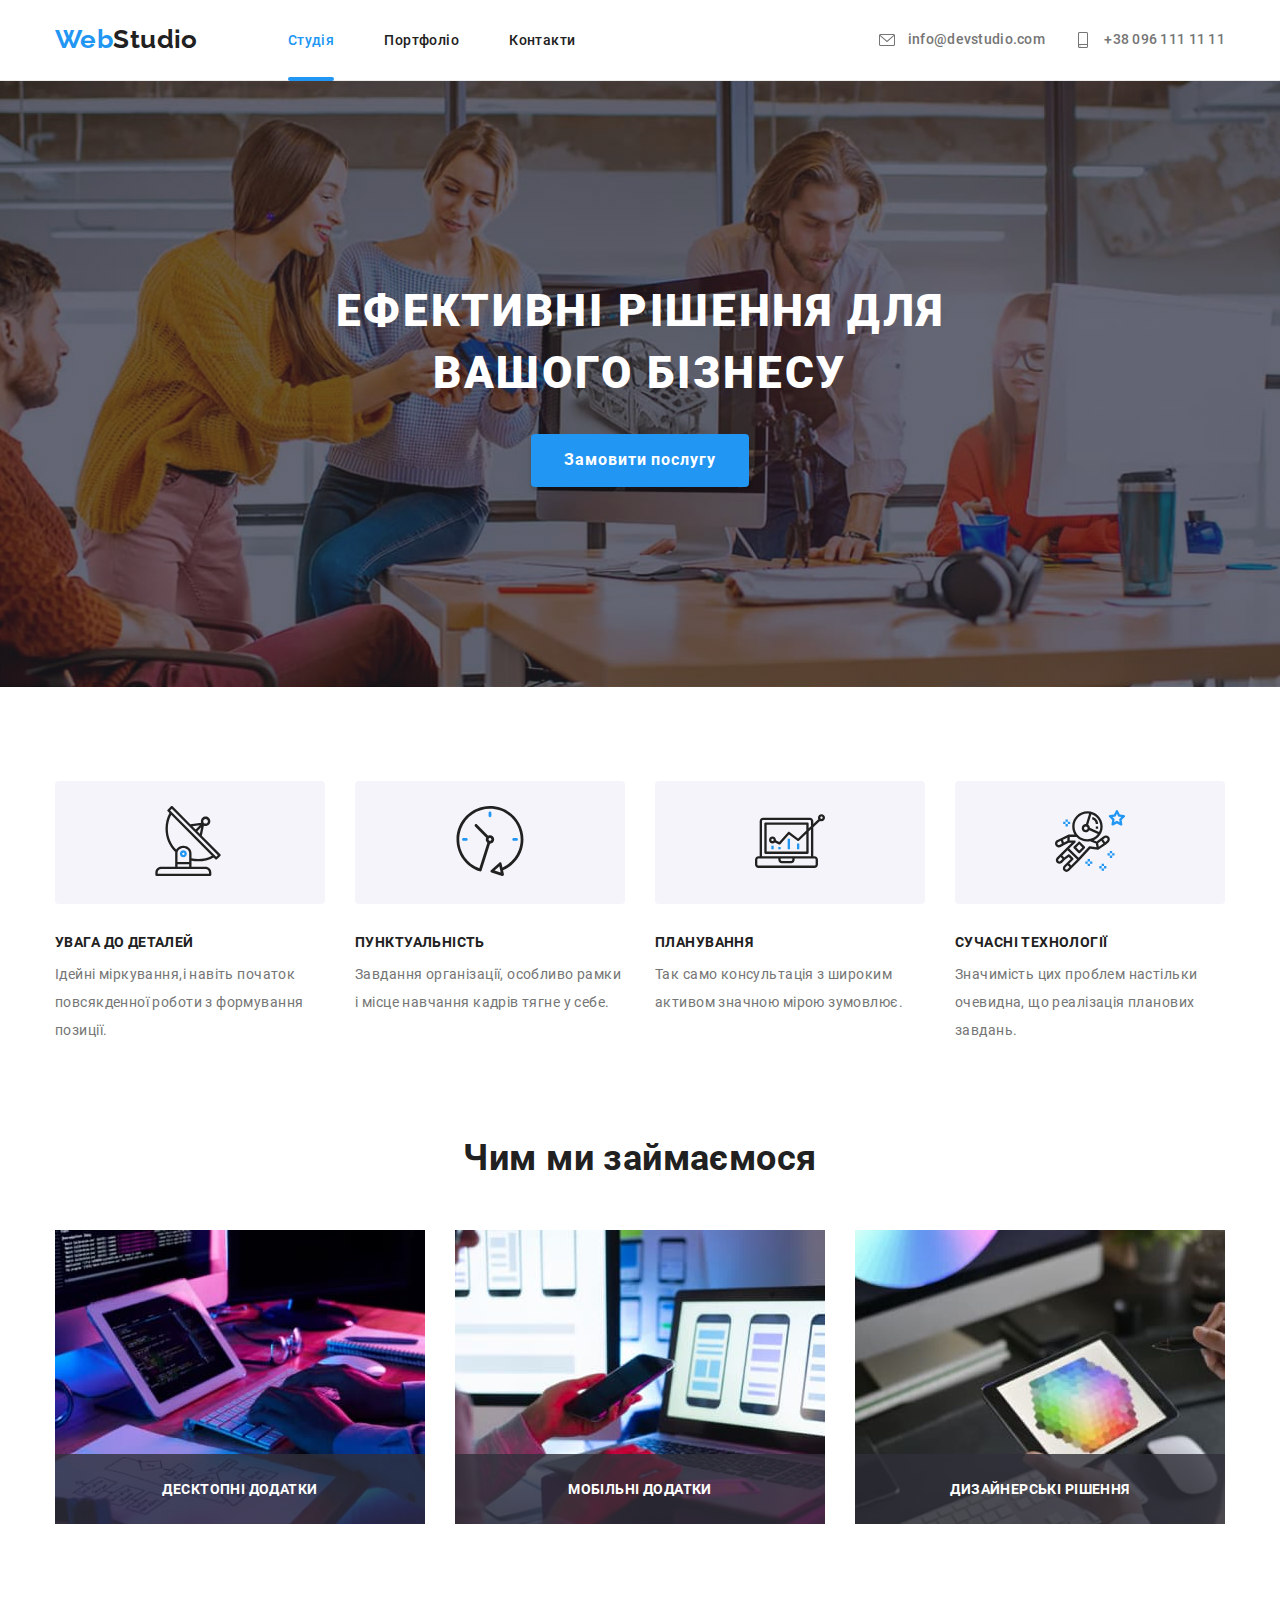
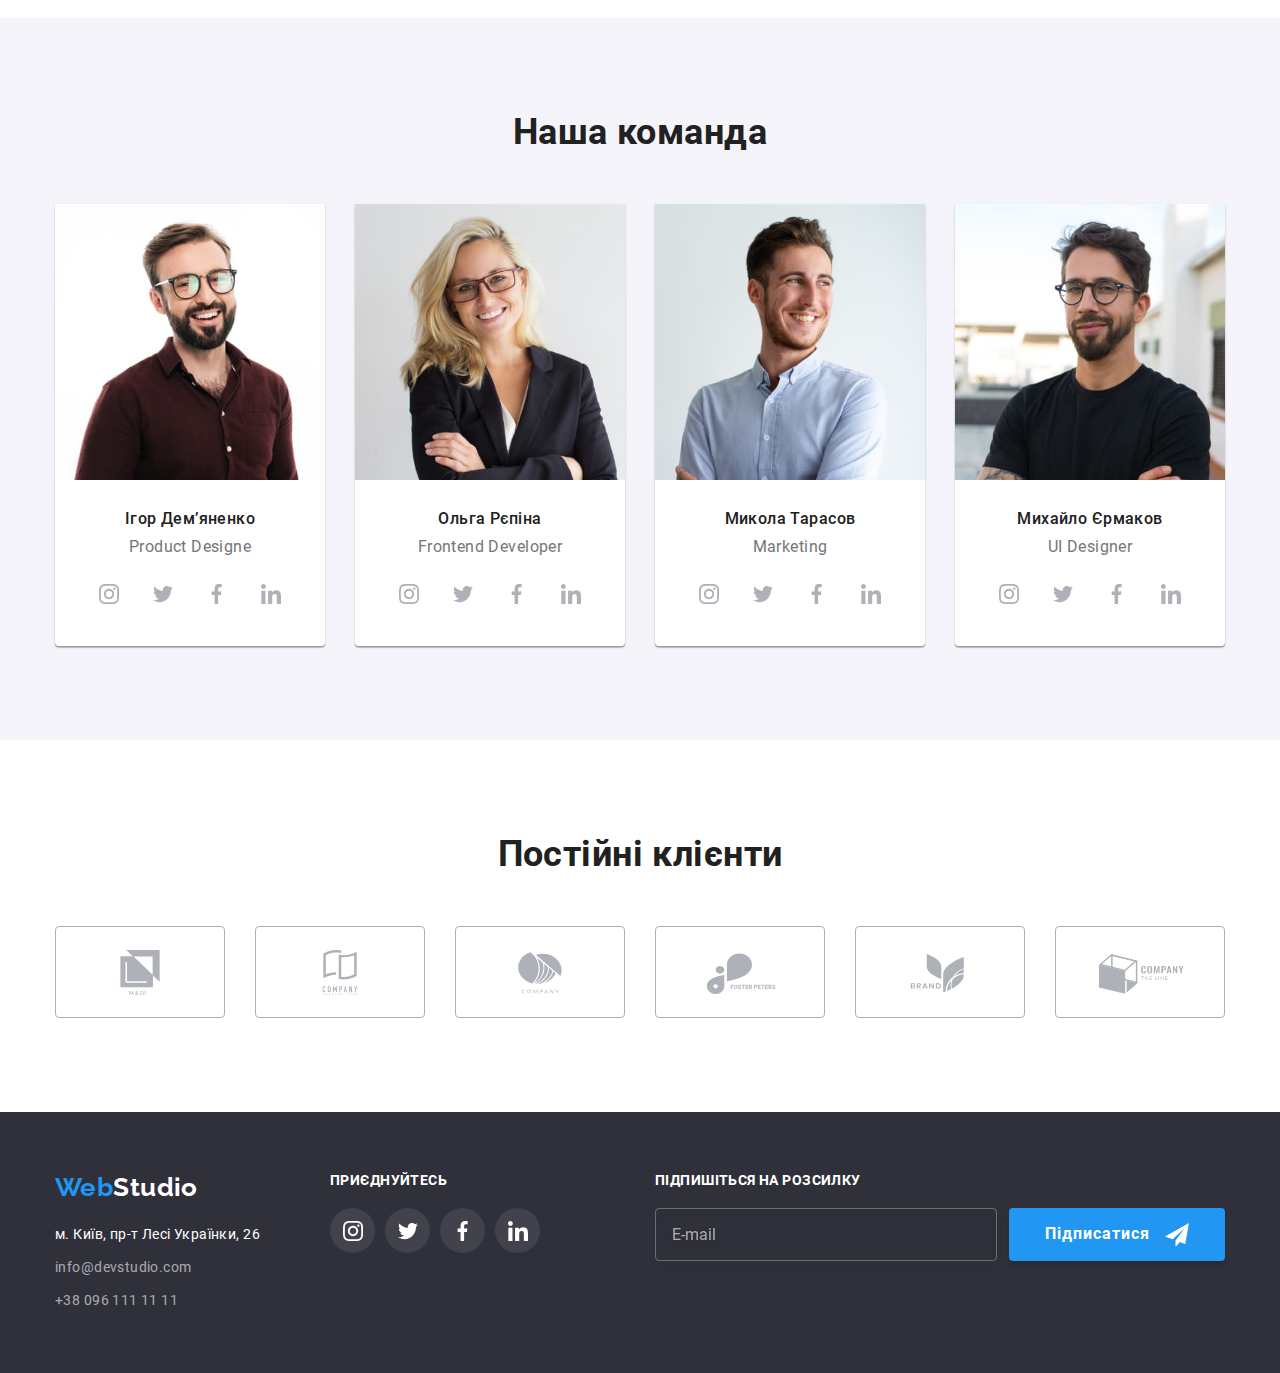
<file: index.html>
<!DOCTYPE html>
<html lang="uk">
  <head>
    <meta charset="UTF-8" />
    <meta http-equiv="X-UA-Compatible" content="IE=edge" />
    <meta name="viewport" content="width=device-width, initial-scale=1.0" />
    <title>Студія</title>

    <!-- SCSS -->
    <link rel="stylesheet" href="./css/main.min.css" />
  </head>

  <body>
    <!-- Header -->
    <header class="page-header">
      <div class="container page-header__container">
        <a class="logo page-header__logo" href="./index.html"
          ><span class="logo--color">Web</span>Studio</a
        >
        <!-- mobile button -->
        <button
          class="menu__button"
          aria-label="Перемикач мобільного меню"
          aria-expanded="false"
          aria-controls="mobile-menu"
          type="button"
          data-menu-button>
          <svg class="menu__icon" width="40" height="40">
            <use
              class="menu__svg-open"
              href="./images/icons.svg#icon-burger-default"></use>
            <use
              class="menu__svg-close"
              href="./images/icons.svg#icon-burger-close"></use>
          </svg>
        </button>

        <!-- Page middle area -->
        <div class="page-header__menu" data-menu>
          <nav class="main-nav" id="mobile-menu">
            <ul class="list main-nav__list">
              <li class="main-nav__item">
                <a
                  class="link main-nav__link main-nav__link--current"
                  href="./index.html"
                  >Студія</a
                >
              </li>
              <li class="main-nav__item">
                <a class="link main-nav__link" href="./portfolio.html"
                  >Портфоліо</a
                >
              </li>
              <li class="main-nav__item">
                <a class="link main-nav__link" href="#">Контакти</a>
              </li>
            </ul>
          </nav>
          <ul class="list page-header__list">
            <li class="page-header__item">
              <a
                class="link page-header__link"
                href="mailto:info@devstudio.com">
                <svg class="page-header__icon">
                  <use href="./images/icons.svg#envelope"></use>
                </svg>
                info@devstudio.com</a
              >
            </li>
            <li class="page-header__item">
              <a class="link page-header__link" href="tel:+380961111111">
                <svg class="page-header__icon">
                  <use href="./images/icons.svg#smartphone"></use>
                </svg>
                +38 096 111 11 11
              </a>
            </li>
          </ul>

          <ul class="list social-list">
            <li class="item social-list__item">
              <a class="link social-list__link" href="#">Instagram</a>
            </li>
            <li class="item social-list__item">
              <a class="link social-list__link" href="#">Twitter</a>
            </li>
            <li class="item social-list__item">
              <a class="link social-list__link" href="#">Facebook</a>
            </li>
            <li class="item social-list__item">
              <a class="link social-list__link" href="#">Linkeding</a>
            </li>
          </ul>
        </div>
      </div>
    </header>

    <!-- Main-content -->

    <main>
      <!-- Hero -->

      <section class="hero">
        <div class="hero__container">
          <h1 class="hero__title">Ефективні рішення для вашого бізнесу</h1>
          <button
            type="button"
            class="btn btn-primary btn--shadow"
            data-modal-open>
            Замовити послугу
          </button>
        </div>

        <!-- modal window -->

        <div class="modal modal--is-hidden" data-modal>
          <div class="modal__container">
            <form
              class="order-form"
              action="#"
              autocomplete="off"
              method="post">
              <h2 class="title order-form__title">
                Залиште свої дані, ми вам передзвонимо
              </h2>
              <ul class="list order-form__list">
                <li class="order-form__item">
                  <input
                    class="order-form__input"
                    type="text"
                    name="user-name"
                    id="user-name"
                    required />
                  <label for="user-name" class="order-form__label">Ім'я</label>
                  <svg class="order-form__icon" width="18" height="18">
                    <use href="./images/icons.svg#icon-form-user"></use>
                  </svg>
                </li>

                <li class="order-form__item">
                  <input
                    class="order-form__input"
                    type="tel"
                    name="user-telephone"
                    id="user-tel"
                    required />
                  <label for="user-tel" class="order-form__label"
                    >Телефон</label
                  >
                  <svg class="order-form__icon" width="18" height="18">
                    <use href="./images/icons.svg#icon-form-phone"></use>
                  </svg>
                </li>

                <li class="order-form__item">
                  <input
                    class="order-form__input"
                    type="email"
                    name="user-email"
                    id="user-email"
                    required />
                  <label for="user-email" class="order-form__label"
                    >Пошта</label
                  >
                  <svg class="order-form__icon" width="18" height="18">
                    <use href="./images/icons.svg#icon-form-email"></use>
                  </svg>
                </li>

                <li class="order-form__item">
                  <textarea
                    class="order-form__input textarea"
                    name="user-comment"
                    id="user-comment"
                    placeholder="Введіть текст"></textarea>
                  <label class="order-form__label" for="user-comment"
                    >Коментар</label
                  >
                </li>
              </ul>

              <div class="checkbox-group">
                <label class="custom-checkbox">
                  <span class="custom-checkbox__check">
                    <input
                      class="custom-checkbox__input visually-hidden"
                      type="checkbox"
                      name="agreement"
                      value="agreed" />
                    <svg class="custom-checkbox__svg" width="16" height="15">
                      <use href="./images/icons.svg#icon-check"></use>
                    </svg>
                  </span>
                  <span>
                    Погоджуюся з розсилкою та приймаю
                    <a href="#" class="custom-checkbox__link">Умови договору</a>
                  </span>
                </label>
              </div>

              <button type="submit" class="btn btn-primary btn--shadow">
                Відправити
              </button>
            </form>

            <div class="modal__icon-close" data-modal-close>
              <svg class="modal__svg" width="10" height="10">
                <use href="./images/icons.svg#icon-close"></use>
              </svg>
            </div>
          </div>
        </div>
      </section>

      <!-- Benefits -->

      <section class="section benefits">
        <div class="container">
          <h2 class="visually-hidden">
            Переваги <span lang="en">Web Studio</span>
          </h2>
          <ul class="list benefits__list">
            <li class="item benefits__item">
              <div class="benefits__thumb">
                <svg class="benefits__icon">
                  <use href="./images/icons.svg#antenna"></use>
                </svg>
              </div>
              <h3 class="title benefits__title">Увага до деталей</h3>
              <p class="text">
                Ідейні міркування,і навіть початок повсякденної роботи з
                формування позиції.
              </p>
            </li>

            <li class="item benefits__item">
              <div class="benefits__thumb">
                <svg class="benefits__icon">
                  <use href="./images/icons.svg#clock"></use>
                </svg>
              </div>
              <h3 class="title benefits__title">Пунктуальність</h3>
              <p class="text">
                Завдання організації, особливо рамки і місце навчання кадрів
                тягне у себе.
              </p>
            </li>

            <li class="item benefits__item">
              <div class="benefits__thumb">
                <svg class="benefits__icon">
                  <use href="./images/icons.svg#diagram"></use>
                </svg>
              </div>
              <h3 class="title benefits__title">Планування</h3>
              <p class="text">
                Так само консультація з широким активом значною мірою зумовлює.
              </p>
            </li>

            <li class="item benefits__item">
              <div class="benefits__thumb">
                <svg class="benefits__icon">
                  <use href="./images/icons.svg#astronaut"></use>
                </svg>
              </div>
              <h3 class="title benefits__title">Сучасні технології</h3>
              <p class="text">
                Значимість цих проблем настільки очевидна, що реалізація
                планових завдань.
              </p>
            </li>
          </ul>
        </div>
      </section>

      <!-- What we do -->

      <section class="section what-we-do">
        <div class="container">
          <h2 class="title section-title">Чим ми займаємося</h2>
          <ul class="list what-we-do__list">
            <li class="what-we-do__item">
              <div class="what-we-do__wrapper">
                <a href="#" class="link">
                  <img
                    srcset="
                      ./images/dt-apps-370w.jpg 1x,
                      ./images/dt-apps-740w.jpg 2x
                    "
                    src="./images/dt-apps-370w.jpg"
                    alt="Десктопні додатки" />

                  <h3 class="what-we-do__title subtitle">Десктопні додатки</h3>
                </a>
              </div>
            </li>

            <li class="what-we-do__item">
              <div class="what-we-do__wrapper">
                <a href="#" class="link">
                  <img
                    srcset="
                      ./images/mob-apps-370w.jpg 1x,
                      ./images/mob-apps-740w.jpg 2x
                    "
                    src="./images/mob-apps-370w.jpg"
                    alt="Мобільні додатки" />

                  <h3 class="what-we-do__title subtitle">Мобільні додатки</h3>
                </a>
              </div>
            </li>

            <li class="what-we-do__item">
              <div class="what-we-do__wrapper">
                <a href="#" class="link">
                  <img
                    srcset="
                      ./images/designe-370w.jpg 1x,
                      ./images/designe-740w.jpg 2x
                    "
                    src="./images/designe-370w.jpg"
                    alt="Дизайнерські рішення" />

                  <h3 class="what-we-do__title subtitle">
                    Дизайнерські рішення
                  </h3>
                </a>
              </div>
            </li>
          </ul>
        </div>
      </section>

      <!-- Our team -->

      <section class="section team">
        <div class="container">
          <h2 class="title section-title">Наша команда</h2>
          <ul class="list team__list">
            <li class="team__item">
              <img
                srcset="
                  ./images/team-igor-450w.jpg 450w,
                  ./images/team-igor-900w.jpg 900w
                "
                src="./images/team-igor-450w.jpg"
                alt="Дизайнер продукту"
                sizes="(min-width: 1200px) 25vw, (min-width: 768px) 50vw, 100vw" />

              <div class="team__description">
                <h3 class="title team__title">Ігор Демʼяненко</h3>
                <p lang="en" class="team__subtitle">Product Designe</p>

                <ul class="list social">
                  <li>
                    <a href="#" class="link icon-link social__link">
                      <svg class="social-icon">
                        <use href="./images/icons.svg#instagram"></use>
                      </svg>
                    </a>
                  </li>
                  <li>
                    <a href="#" class="link icon-link social__link">
                      <svg class="social-icon">
                        <use href="./images/icons.svg#twitter"></use>
                      </svg>
                    </a>
                  </li>
                  <li>
                    <a href="#" class="link icon-link social__link">
                      <svg class="social-icon">
                        <use href="./images/icons.svg#facebook"></use>
                      </svg>
                    </a>
                  </li>
                  <li>
                    <a href="#" class="link icon-link social__link">
                      <svg class="social-icon">
                        <use href="./images/icons.svg#linkedin"></use>
                      </svg>
                    </a>
                  </li>
                </ul>
              </div>
            </li>

            <li class="team__item">
              <img
                srcset="
                  ./images/team-olga-450w.jpg 450w,
                  ./images/team-olga-900w.jpg 900w
                "
                src="./images/team-olga-450w.jpg"
                alt="Фронтенд розробник"
                sizes="(min-width: 1200px) 25vw, (min-width: 768px) 50vw, 100vw" />

              <div class="team__description">
                <h3 class="title team__title">Ольга Рєпіна</h3>
                <p lang="en" class="team__subtitle">Frontend Developer</p>
                <ul class="list social">
                  <li>
                    <a href="#" class="link icon-link social__link">
                      <svg class="social-icon">
                        <use href="./images/icons.svg#instagram"></use>
                      </svg>
                    </a>
                  </li>
                  <li>
                    <a href="#" class="link icon-link social__link">
                      <svg class="social-icon">
                        <use href="./images/icons.svg#twitter"></use>
                      </svg>
                    </a>
                  </li>
                  <li>
                    <a href="#" class="link icon-link social__link">
                      <svg class="social-icon">
                        <use href="./images/icons.svg#facebook"></use>
                      </svg>
                    </a>
                  </li>
                  <li>
                    <a href="#" class="link icon-link social__link">
                      <svg class="social-icon">
                        <use href="./images/icons.svg#linkedin"></use>
                      </svg>
                    </a>
                  </li>
                </ul>
              </div>
            </li>

            <li class="team__item">
              <img
                srcset="
                  ./images/team-tarasov-450w.jpg 450w,
                  ./images/team-tarasov-900w.jpg 900w
                "
                src=".images/team-tarasov-450w.jpg"
                alt="Маркетолог"
                sizes="(min-width: 1200px) 25vw, (min-width: 768px) 50vw, 100vw" />

              <div class="team__description">
                <h3 class="title team__title">Микола Тарасов</h3>
                <p lang="en" class="team__subtitle">Marketing</p>
                <ul class="list social">
                  <li>
                    <a href="#" class="link icon-link social__link">
                      <svg class="social-icon">
                        <use href="./images/icons.svg#instagram"></use>
                      </svg>
                    </a>
                  </li>
                  <li>
                    <a href="#" class="link icon-link social__link">
                      <svg class="social-icon">
                        <use href="./images/icons.svg#twitter"></use>
                      </svg>
                    </a>
                  </li>
                  <li>
                    <a href="#" class="link icon-link social__link">
                      <svg class="social-icon">
                        <use href="./images/icons.svg#facebook"></use>
                      </svg>
                    </a>
                  </li>
                  <li>
                    <a href="#" class="link icon-link social__link">
                      <svg class="social-icon">
                        <use href="./images/icons.svg#linkedin"></use>
                      </svg>
                    </a>
                  </li>
                </ul>
              </div>
            </li>

            <li class="team__item">
              <img
                srcset="
                  ./images/team-ermakov-450w.jpg 450w,
                  ./images/team-ermakov-900w.jpg 900w
                "
                src="./images/team-ermakov-450w.jpg"
                alt="Дизайнер інтерфейсу"
                sizes="(min-width: 1200px) 25vw, (min-width: 768px) 50vw, 100vw" />

              <div class="team__description">
                <h3 class="title team__title">Михайло Єрмаков</h3>
                <p lang="en" class="team__subtitle">UI Designer</p>
                <ul class="list social">
                  <li>
                    <a href="#" class="link icon-link social__link">
                      <svg class="social-icon">
                        <use href="./images/icons.svg#instagram"></use>
                      </svg>
                    </a>
                  </li>
                  <li>
                    <a href="#" class="link icon-link social__link">
                      <svg class="social-icon">
                        <use href="./images/icons.svg#twitter"></use>
                      </svg>
                    </a>
                  </li>
                  <li>
                    <a href="#" class="link icon-link social__link">
                      <svg class="social-icon">
                        <use href="./images/icons.svg#facebook"></use>
                      </svg>
                    </a>
                  </li>
                  <li>
                    <a href="#" class="link icon-link social__link">
                      <svg class="social-icon">
                        <use href="./images/icons.svg#linkedin"></use>
                      </svg>
                    </a>
                  </li>
                </ul>
              </div>
            </li>
          </ul>
        </div>
      </section>

      <!-- Regular customers -->

      <section class="section customers">
        <div class="container">
          <h2 class="title section-title">Постійні клієнти</h2>
          <ul class="list customers__list">
            <li class="customers__item">
              <a href="#" class="link icon-link customers__link">
                <svg class="customers__icon">
                  <use href="./images/icons.svg#company-1"></use>
                </svg>
              </a>
            </li>

            <li class="customers__item">
              <a href="#" class="link icon-link customers__link">
                <svg class="customers__icon">
                  <use href="./images/icons.svg#company-2"></use>
                </svg>
              </a>
            </li>

            <li class="customers__item">
              <a href="#" class="link icon-link customers__link">
                <svg class="customers__icon">
                  <use href="./images/icons.svg#company-3"></use>
                </svg>
              </a>
            </li>

            <li class="customers__item">
              <a href="#" class="link icon-link customers__link">
                <svg class="customers__icon">
                  <use href="./images/icons.svg#company-4"></use>
                </svg>
              </a>
            </li>

            <li class="customers__item">
              <a href="#" class="link icon-link customers__link">
                <svg class="customers__icon">
                  <use href="./images/icons.svg#company-5"></use>
                </svg>
              </a>
            </li>

            <li class="customers__item">
              <a href="#" class="link icon-link customers__link">
                <svg class="customers__icon">
                  <use href="./images/icons.svg#company-6"></use>
                </svg>
              </a>
            </li>
          </ul>
        </div>
      </section>

      <!-- Footer -->

      <footer class="page-footer">
        <div class="container">
          <ul class="list page-footer__list">
            <li class="page-footer__item">
              <a href="./index.html" class="logo page-footer__logo"
                ><span class="logo--color">Web</span>Studio</a
              >
              <address class="address">
                <ul class="list">
                  <li class="address__item">
                    <a
                      href="https://goo.gl/maps/XzQVGZPJ3VifKMzWA"
                      class="link page-footer__link--inverse address__link"
                      >м. Київ, пр-т Лесі Українки, 26</a
                    >
                  </li>
                  <li class="address__item">
                    <a
                      href="mailto:info@devstudio.com"
                      class="link page-footer__link--inverse"
                      >info@devstudio.com</a
                    >
                  </li>
                  <li class="address__item">
                    <a
                      href="tel:+380961111111"
                      class="link page-footer__link--inverse"
                      >+38 096 111 11 11</a
                    >
                  </li>
                </ul>
              </address>
            </li>

            <li class="page-footer__item">
              <h2 class="subtitle page-footer__title">Приєднуйтесь</h2>
              <ul class="list social-footer-list">
                <li class="item">
                  <a
                    href="#"
                    class="link icon-link page-footer__link--inverse social-footer-list__link">
                    <svg class="social-icon social-footer-list__icon">
                      <use href="./images/icons.svg#instagram"></use>
                    </svg>
                  </a>
                </li>
                <li class="item">
                  <a
                    href="#"
                    class="link page-footer__link--inverse icon-link social-footer-list__link">
                    <svg class="social-icon social-footer-list__icon">
                      <use href="./images/icons.svg#twitter"></use>
                    </svg>
                  </a>
                </li>
                <li class="item">
                  <a
                    href="#"
                    class="link page-footer__link--inverse icon-link social-footer-list__link">
                    <svg class="social-icon social-footer-list__icon">
                      <use href="./images/icons.svg#facebook"></use>
                    </svg>
                  </a>
                </li>
                <li class="item">
                  <a
                    href="#"
                    class="link page-footer__link--inverse icon-link social-footer-list__link">
                    <svg class="social-icon social-footer-list__icon">
                      <use href="./images/icons.svg#linkedin"></use>
                    </svg>
                  </a>
                </li>
              </ul>
            </li>

            <li class="page-footer__item">
              <h2 class="subtitle page-footer__title">
                Підпишіться на розсилку
              </h2>
              <form
                class="subscribe"
                action="#"
                autocomplete="off"
                method="post">
                <label
                  for="subscribe-input"
                  class="subscribe__labe visually-hidden"
                  >Пошта</label
                >
                <input
                  class="subscribe__input"
                  type="email"
                  name="user-email"
                  id="subscribe-input"
                  required
                  placeholder="E-mail" />
                <button
                  type="submit"
                  class="btn btn-primary subscribe_btn btn--shadow">
                  Підписатися
                  <svg class="subscribe-icon" width="24" height="24">
                    <use href="./images/icons.svg#icon-send"></use>
                  </svg>
                </button>
              </form>
            </li>
          </ul>
        </div>
      </footer>
    </main>

    <script src="./js/modal.js"></script>
    <script src="./js/mobile-menu.js"></script>
  </body>
</html>
</file>
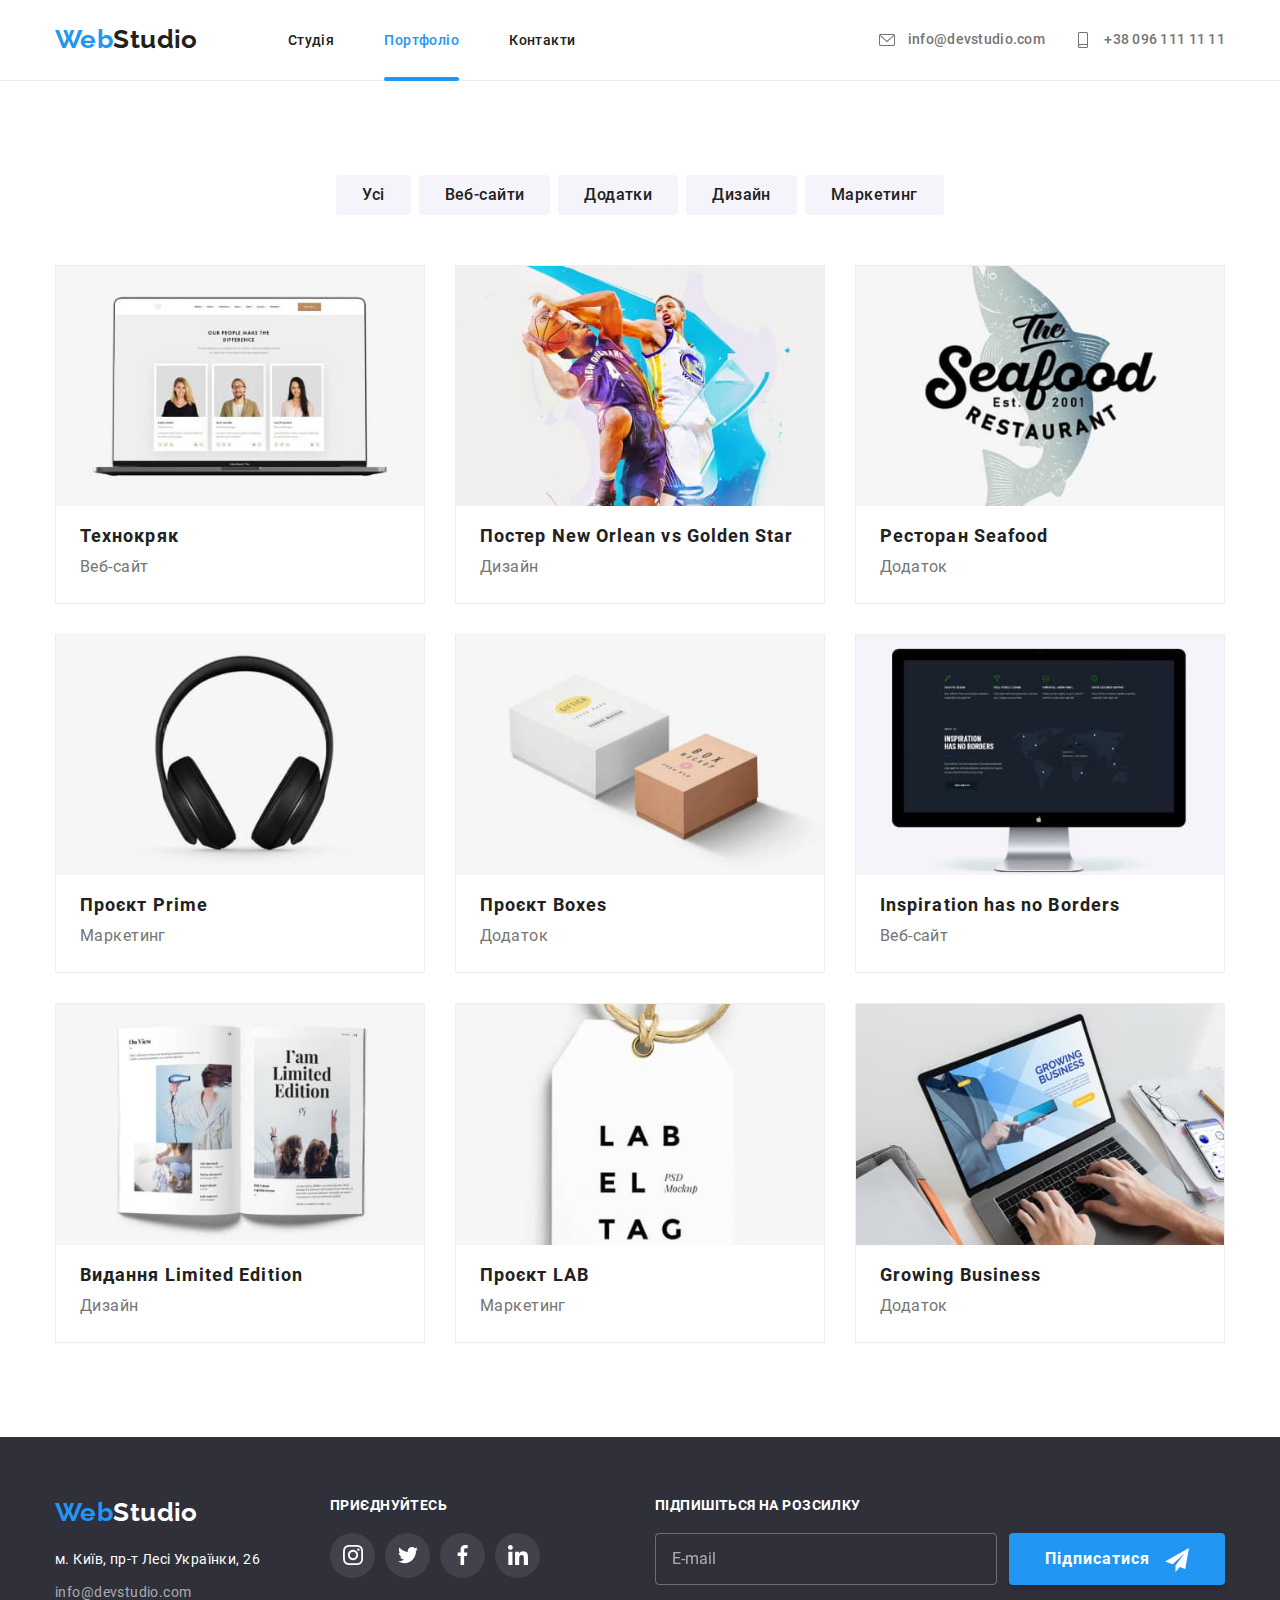
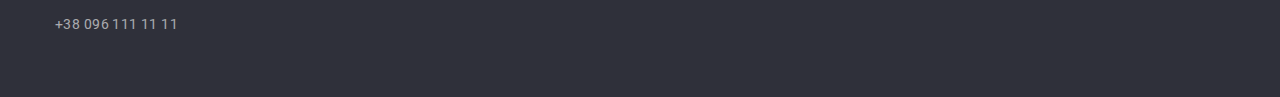
<file: portfolio.html>
<!DOCTYPE html>
<html lang="uk">
  <head>
    <meta charset="UTF-8" />
    <meta http-equiv="X-UA-Compatible" content="IE=edge" />
    <meta name="viewport" content="width=device-width, initial-scale=1.0" />
    <title>Портфоліо</title>

    <!-- SCSS -->
    <link rel="stylesheet" href="./css/main.min.css" />
  </head>

  <body>
    <!-- Header -->
    <header class="page-header">
      <div class="container page-header__container">
        <a class="logo page-header__logo" href="./index.html"
          ><span class="logo--color">Web</span>Studio</a
        >
        <!-- mobile button -->
        <button
          class="menu__button"
          aria-label="Перемикач мобільного меню"
          aria-expanded="false"
          aria-controls="mobile-menu"
          type="button"
          data-menu-button>
          <svg class="menu__icon" width="40" height="40">
            <use
              class="menu__svg-open"
              href="./images/icons.svg#icon-burger-default"></use>
            <use
              class="menu__svg-close"
              href="./images/icons.svg#icon-burger-close"></use>
          </svg>
        </button>

        <!-- Page middle area -->
        <div class="page-header__menu" data-menu>
          <nav class="main-nav" id="mobile-menu">
            <ul class="list main-nav__list">
              <li class="main-nav__item">
                <a class="link main-nav__link" href="./index.html">Студія</a>
              </li>
              <li class="main-nav__item">
                <a
                  class="link main-nav__link main-nav__link--current"
                  href="./portfolio.html"
                  >Портфоліо</a
                >
              </li>
              <li class="main-nav__item">
                <a class="link main-nav__link" href="#">Контакти</a>
              </li>
            </ul>
          </nav>
          <ul class="list page-header__list">
            <li class="page-header__item">
              <a
                class="link page-header__link"
                href="mailto:info@devstudio.com">
                <svg class="page-header__icon">
                  <use href="./images/icons.svg#envelope"></use>
                </svg>
                info@devstudio.com</a
              >
            </li>
            <li class="page-header__item">
              <a class="link page-header__link" href="tel:+380961111111">
                <svg class="page-header__icon">
                  <use href="./images/icons.svg#smartphone"></use>
                </svg>
                +38 096 111 11 11
              </a>
            </li>
          </ul>

          <ul class="list social-list">
            <li class="item social-list__item">
              <a class="link social-list__link" href="#">Instagram</a>
            </li>
            <li class="item social-list__item">
              <a class="link social-list__link" href="#">Twitter</a>
            </li>
            <li class="item social-list__item">
              <a class="link social-list__link" href="#">Facebook</a>
            </li>
            <li class="item social-list__item">
              <a class="link social-list__link" href="#">Linkeding</a>
            </li>
          </ul>
        </div>
      </div>
    </header>

    <!-- Main-content -->

    <main>
      <section class="section works">
        <div class="container">
          <h1 class="visually-hidden">Портфоліо</h1>

          <!-- tabs -->
          <ul class="list tabs">
            <li class="tabs__item">
              <button class="btn tabs__btn" type="button">Усі</button>
            </li>

            <li class="tabs__item">
              <button class="btn tabs__btn" type="button">Веб-сайти</button>
            </li>

            <li class="tabs__item">
              <button class="btn tabs__btn" type="button">Додатки</button>
            </li>

            <li class="tabs__item">
              <button class="btn tabs__btn" type="button">Дизайн</button>
            </li>

            <li class="tabs__item">
              <button class="btn tabs__btn" type="button">Маркетинг</button>
            </li>
          </ul>

          <!-- Cards -->

          <ul class="list works__list">
            <li class="item card">
              <a href="#" class="link card__link">
                <div class="card__wrapper">
                  <img
                    srcset="
                      ./images/portfolio-techno-450w.jpg 450w,
                      ./images/portfolio-techno-900w.jpg 900w
                    "
                    src="./images/portfolio-techno-450w.jpg"
                    alt="Відкритий ноутбук"
                    sizes="(min-width: 1200px) 33vw, (min-width: 768px) 50vw, 100vw" />

                  <div class="card__drawer">
                    <p class="card__drawer-content">
                      Ресурс пропонує комплексні пропозиції з різним рівнем
                      функціоналу та сервісів. Все це дозволить відвідувачу
                      отримати вичерпні відомості про компанію чи приватну
                      особу.
                    </p>
                  </div>
                </div>
                <div class="card__body">
                  <h2 class="title card__title">Технокряк</h2>
                  <p class="card__subtitle">Веб-сайт</p>
                </div>
              </a>
            </li>

            <li class="item card">
              <a href="#" class="link card__link">
                <div class="card__wrapper">
                  <img
                    srcset="
                      ./images/portfolio-orlean-450w.jpg 450w,
                      ./images/portfolio-orlean-900w.jpg 900w
                    "
                    src="./images/portfolio-orlean-450w.jpg"
                    alt="Баскетбол"
                    sizes="(min-width: 1200px) 33vw, (min-width: 768px) 50vw, 100vw" />

                  <div class="card__drawer">
                    <p class="card__drawer-content">
                      Ресурс пропонує комплексні пропозиції з різним рівнем
                      функціоналу та сервісів. Все це дозволить відвідувачу
                      отримати вичерпні відомості про компанію чи приватну
                      особу.
                    </p>
                  </div>
                </div>
                <div class="card__body">
                  <h2 class="title card__title">
                    Постер <span lang="en">New Orlean vs Golden Star</span>
                  </h2>
                  <p class="card__subtitle">Дизайн</p>
                </div>
              </a>
            </li>

            <li class="item card">
              <a href="#" class="link card__link">
                <div class="card__wrapper">
                  <img
                    srcset="
                      ./images/portfolio-seafood-450w.jpg 450w,
                      ./images/portfolio-seafood-900w.jpg 900w
                    "
                    src="./images/portfolio-seafood-450w.jpg"
                    alt="Логотип ресторану"
                    sizes="(min-width: 1200px) 33vw, (min-width: 768px) 50vw, 100vw" />

                  <div class="card__drawer">
                    <p class="card__drawer-content">
                      Ресурс пропонує комплексні пропозиції з різним рівнем
                      функціоналу та сервісів. Все це дозволить відвідувачу
                      отримати вичерпні відомості про компанію чи приватну
                      особу.
                    </p>
                  </div>
                </div>
                <div class="card__body">
                  <h2 class="title card__title">
                    Ресторан <span lang="en">Seafood</span>
                  </h2>
                  <p class="card__subtitle">Додаток</p>
                </div>
              </a>
            </li>

            <li class="item card">
              <a href="#" class="link card__link">
                <div class="card__wrapper">
                  <img
                    srcset="
                      ./images/portfolio-prime-450w.jpg 450w,
                      ./images/portfolio-prime-900w.jpg 900w
                    "
                    src="./images/portfolio-prime-450w.jpg"
                    alt="Навушники"
                    sizes="(min-width: 1200px) 33vw, (min-width: 768px) 50vw, 100vw" />

                  <div class="card__drawer">
                    <p class="card__drawer-content">
                      Ресурс пропонує комплексні пропозиції з різним рівнем
                      функціоналу та сервісів. Все це дозволить відвідувачу
                      отримати вичерпні відомості про компанію чи приватну
                      особу.
                    </p>
                  </div>
                </div>
                <div class="card__body">
                  <h2 class="title card__title">
                    Проєкт <span lang="en">Prime</span>
                  </h2>
                  <p class="card__subtitle">Маркетинг</p>
                </div>
              </a>
            </li>

            <li class="item card">
              <a href="#" class="link card__link">
                <div class="card__wrapper">
                  <img
                    srcset="
                      ./images/portfolio-boxes-450w.jpg 450w,
                      ./images/portfolio-boxes-900w.jpg 900w
                    "
                    src="./images/portfolio-boxes-450w.jpg"
                    alt="Коробки"
                    sizes="(min-width: 1200px) 33vw, (min-width: 768px) 50vw, 100vw" />

                  <div class="card__drawer">
                    <p class="card__drawer-content">
                      Ресурс пропонує комплексні пропозиції з різним рівнем
                      функціоналу та сервісів. Все це дозволить відвідувачу
                      отримати вичерпні відомості про компанію чи приватну
                      особу.
                    </p>
                  </div>
                </div>
                <div class="card__body">
                  <h2 class="title card__title">
                    Проєкт <span lang="en">Boxes</span>
                  </h2>
                  <p class="card__subtitle">Додаток</p>
                </div>
              </a>
            </li>

            <li class="item card">
              <a href="#" class="link card__link">
                <div class="card__wrapper">
                  <img
                    srcset="
                      ./images/portfolio-inspiration-450w.jpg 450w,
                      ./images/portfolio-inspiration-900w.jpg 900w
                    "
                    src="./images/portfolio-inspiration-450w.jpg"
                    alt="Настільний монітор"
                    sizes="(min-width: 1200px) 33vw, (min-width: 768px) 50vw, 100vw" />

                  <div class="card__drawer">
                    <p class="card__drawer-content">
                      Ресурс пропонує комплексні пропозиції з різним рівнем
                      функціоналу та сервісів. Все це дозволить відвідувачу
                      отримати вичерпні відомості про компанію чи приватну
                      особу.
                    </p>
                  </div>
                </div>
                <div class="card__body">
                  <h2 class="title card__title" lang="en">
                    Inspiration has no Borders
                  </h2>
                  <p class="card__subtitle">Веб-сайт</p>
                </div>
              </a>
            </li>

            <li class="item card">
              <a href="#" class="link card__link">
                <div class="card__wrapper">
                  <img
                    srcset="
                      ./images/portfolio-edition-450w.jpg 450w,
                      ./images/portfolio-edition-900w.jpg 900w
                    "
                    src="./images/portfolio-edition-450w.jpg"
                    alt="Відкритий журнал"
                    sizes="(min-width: 1200px) 33vw, (min-width: 768px) 50vw, 100vw" />

                  <div class="card__drawer">
                    <p class="card__drawer-content">
                      Ресурс пропонує комплексні пропозиції з різним рівнем
                      функціоналу та сервісів. Все це дозволить відвідувачу
                      отримати вичерпні відомості про компанію чи приватну
                      особу.
                    </p>
                  </div>
                </div>
                <div class="card__body">
                  <h2 class="title card__title">
                    Видання <span lang="en">Limited Edition</span>
                  </h2>
                  <p class="card__subtitle">Дизайн</p>
                </div>
              </a>
            </li>

            <li class="item card">
              <a href="#" class="link card__link">
                <div class="card__wrapper">
                  <img
                    srcset="
                      ./images/portfolio-lab-450w.jpg 450w,
                      ./images/portfolio-lab-900w.jpg 900w
                    "
                    src="./images/portfolio-lab-450w.jpg"
                    alt="Етикетка"
                    sizes="(min-width: 1200px) 33vw, (min-width: 768px) 50vw, 100vw" />

                  <div class="card__drawer">
                    <p class="card__drawer-content">
                      Ресурс пропонує комплексні пропозиції з різним рівнем
                      функціоналу та сервісів. Все це дозволить відвідувачу
                      отримати вичерпні відомості про компанію чи приватну
                      особу.
                    </p>
                  </div>
                </div>
                <div class="card__body">
                  <h2 class="title card__title">
                    Проєкт <span lang="en">LAB</span>
                  </h2>
                  <p class="card__subtitle">Маркетинг</p>
                </div>
              </a>
            </li>

            <li class="item card">
              <a href="#" class="link card__link">
                <div class="card__wrapper">
                  <img
                    srcset="
                      ./images/portfolio-business-450w.jpg 450w,
                      ./images/portfolio-business-900w.jpg 900w
                    "
                    src="./images/portfolio-business-450w.jpg"
                    alt="Відкритий ноутбук"
                    sizes="(min-width: 1200px) 33vw, (min-width: 768px) 50vw, 100vw" />

                  <div class="card__drawer">
                    <p class="card__drawer-content">
                      Ресурс пропонує комплексні пропозиції з різним рівнем
                      функціоналу та сервісів. Все це дозволить відвідувачу
                      отримати вичерпні відомості про компанію чи приватну
                      особу.
                    </p>
                  </div>
                </div>
                <div class="card__body">
                  <h2 class="title card__title" lang="en">Growing Business</h2>
                  <p class="card__subtitle">Додаток</p>
                </div>
              </a>
            </li>
          </ul>
        </div>
      </section>
    </main>

    <!-- Footer -->

    <footer class="page-footer">
      <div class="container">
        <ul class="list page-footer__list">
          <li class="page-footer__item">
            <a href="./index.html" class="logo page-footer__logo"
              ><span class="logo--color">Web</span>Studio</a
            >
            <address class="address">
              <ul class="list">
                <li class="address__item">
                  <a
                    href="https://goo.gl/maps/XzQVGZPJ3VifKMzWA"
                    class="link page-footer__link--inverse address__link"
                    >м. Київ, пр-т Лесі Українки, 26</a
                  >
                </li>
                <li class="address__item">
                  <a
                    href="mailto:info@devstudio.com"
                    class="link page-footer__link--inverse"
                    >info@devstudio.com</a
                  >
                </li>
                <li class="address__item">
                  <a
                    href="tel:+380961111111"
                    class="link page-footer__link--inverse"
                    >+38 096 111 11 11</a
                  >
                </li>
              </ul>
            </address>
          </li>

          <li class="page-footer__item">
            <h2 class="subtitle page-footer__title">Приєднуйтесь</h2>
            <ul class="list social-footer-list">
              <li class="item">
                <a
                  href="#"
                  class="link icon-link page-footer__link--inverse social-footer-list__link">
                  <svg class="social-icon social-footer-list__icon">
                    <use href="./images/icons.svg#instagram"></use>
                  </svg>
                </a>
              </li>
              <li class="item">
                <a
                  href="#"
                  class="link page-footer__link--inverse icon-link social-footer-list__link">
                  <svg class="social-icon social-footer-list__icon">
                    <use href="./images/icons.svg#twitter"></use>
                  </svg>
                </a>
              </li>
              <li class="item">
                <a
                  href="#"
                  class="link page-footer__link--inverse icon-link social-footer-list__link">
                  <svg class="social-icon social-footer-list__icon">
                    <use href="./images/icons.svg#facebook"></use>
                  </svg>
                </a>
              </li>
              <li class="item">
                <a
                  href="#"
                  class="link page-footer__link--inverse icon-link social-footer-list__link">
                  <svg class="social-icon social-footer-list__icon">
                    <use href="./images/icons.svg#linkedin"></use>
                  </svg>
                </a>
              </li>
            </ul>
          </li>

          <li class="page-footer__item">
            <h2 class="subtitle page-footer__title">Підпишіться на розсилку</h2>
            <form class="subscribe" action="#" autocomplete="off" method="post">
              <label
                for="subscribe-input"
                class="subscribe__labe visually-hidden"
                >Пошта</label
              >
              <input
                class="subscribe__input"
                type="email"
                name="user-email"
                id="subscribe-input"
                required
                placeholder="E-mail" />
              <button
                type="submit"
                class="btn btn-primary subscribe_btn btn--shadow">
                Підписатися
                <svg class="subscribe-icon" width="24" height="24">
                  <use href="./images/icons.svg#icon-send"></use>
                </svg>
              </button>
            </form>
          </li>
        </ul>
      </div>
    </footer>

    <script src="./js/modal.js"></script>
    <script src="./js/mobile-menu.js"></script>
  </body>
</html>
</file>
<file: css/main.min.css>
@font-face{font-family:"Raleway";font-style:normal;font-weight:400;src:url("../fonts/raleway-v28-latin_cyrillic-regular.eot");src:local(""),url("../fonts/raleway-v28-latin_cyrillic-regular.woff2") format("woff2"),url("../fonts/raleway-v28-latin_cyrillic-regular.woff") format("woff"),url("../fonts/raleway-v28-latin_cyrillic-regular.ttf") format("truetype")}@font-face{font-family:"Raleway";font-style:normal;font-weight:700;src:url("../fonts/raleway-v28-latin_cyrillic-700.eot");src:local(""),url("../fonts/raleway-v28-latin_cyrillic-700.woff2") format("woff2"),url("../fonts/raleway-v28-latin_cyrillic-700.woff") format("woff"),url("../fonts/raleway-v28-latin_cyrillic-700.ttf") format("truetype")}@font-face{font-family:"Roboto";font-style:normal;font-weight:400;src:url("../fonts/roboto-v30-latin_cyrillic-regular.eot");src:local(""),url("../fonts/roboto-v30-latin_cyrillic-regular.woff2") format("woff2"),url("../fonts/roboto-v30-latin_cyrillic-regular.woff") format("woff"),url("../fonts/roboto-v30-latin_cyrillic-regular.ttf") format("truetype")}@font-face{font-family:"Roboto";font-style:normal;font-weight:500;src:url("../fonts/roboto-v30-latin_cyrillic-500.eot");src:local(""),url("../fonts/roboto-v30-latin_cyrillic-500.woff2") format("woff2"),url("../fonts/roboto-v30-latin_cyrillic-500.woff") format("woff"),url("../fonts/roboto-v30-latin_cyrillic-500.ttf") format("truetype")}@font-face{font-family:"Roboto";font-style:normal;font-weight:700;src:url("../fonts/roboto-v30-latin_cyrillic-700.eot");src:local(""),url("../fonts/roboto-v30-latin_cyrillic-700.woff2") format("woff2"),url("../fonts/roboto-v30-latin_cyrillic-700.woff") format("woff"),url("../fonts/roboto-v30-latin_cyrillic-700.ttf") format("truetype")}@font-face{font-family:"Roboto";font-style:normal;font-weight:900;src:url("../fonts/roboto-v30-latin_cyrillic-900.eot");src:local(""),url("../fonts/roboto-v30-latin_cyrillic-900.woff2") format("woff2"),url("../fonts/roboto-v30-latin_cyrillic-900.woff") format("woff"),url("../fonts/roboto-v30-latin_cyrillic-900.ttf") format("truetype")}*,::before,::after{-webkit-box-sizing:border-box;box-sizing:border-box}html{line-height:1.15;-webkit-text-size-adjust:100%;-moz-tab-size:4;-o-tab-size:4;tab-size:4}body{margin:0;font-family:system-ui,-apple-system,"Segoe UI",Roboto,Helvetica,Arial,sans-serif,"Apple Color Emoji","Segoe UI Emoji"}hr{height:0;color:inherit}abbr[title]{-webkit-text-decoration:underline dotted;text-decoration:underline dotted}b,strong{font-weight:bolder}code,kbd,samp,pre{font-family:ui-monospace,SFMono-Regular,Consolas,"Liberation Mono",Menlo,monospace;font-size:1em}small{font-size:80%}sub,sup{font-size:75%;line-height:0;position:relative;vertical-align:baseline}sub{bottom:-0.25em}sup{top:-0.5em}table{text-indent:0;border-color:inherit}button,input,optgroup,select,textarea{font-family:inherit;font-size:100%;line-height:1.15;margin:0}button,select{text-transform:none}button,[type=button],[type=reset],[type=submit]{-webkit-appearance:button}::-moz-focus-inner{border-style:none;padding:0}:-moz-focusring{outline:1px dotted ButtonText}:-moz-ui-invalid{box-shadow:none}legend{padding:0}progress{vertical-align:baseline}::-webkit-inner-spin-button,::-webkit-outer-spin-button{height:auto}[type=search]{-webkit-appearance:textfield;outline-offset:-2px}::-webkit-search-decoration{-webkit-appearance:none}::-webkit-file-upload-button{-webkit-appearance:button;font:inherit}summary{display:list-item}.page-header__list{display:-webkit-box;display:-ms-flexbox;display:flex;letter-spacing:.02em;line-height:1.14}.visually-hidden{position:absolute;white-space:nowrap;width:1px;height:1px;overflow:hidden;border:0;padding:0;clip:rect(0 0 0 0);-webkit-clip-path:inset(50%);clip-path:inset(50%);margin:-1px}.container{margin:0 auto;padding-left:15px;padding-right:15px}@media screen and (min-width: 320px)and (max-width: 767px){.container{max-width:480px}}@media screen and (min-width: 768px){.container{width:768px}}@media screen and (min-width: 1200px){.container{width:1200px}}.btn{font-family:inherit;font-size:16px;color:#fff;background-color:#2196f3;border:1px solid rgba(0,0,0,0);border-radius:4px;cursor:pointer;-webkit-transition:color 250ms cubic-bezier(0.4, 0, 0.2, 1),background-color 250ms cubic-bezier(0.4, 0, 0.2, 1),-webkit-box-shadow 250ms cubic-bezier(0.4, 0, 0.2, 1);transition:color 250ms cubic-bezier(0.4, 0, 0.2, 1),background-color 250ms cubic-bezier(0.4, 0, 0.2, 1),-webkit-box-shadow 250ms cubic-bezier(0.4, 0, 0.2, 1);transition:color 250ms cubic-bezier(0.4, 0, 0.2, 1),background-color 250ms cubic-bezier(0.4, 0, 0.2, 1),box-shadow 250ms cubic-bezier(0.4, 0, 0.2, 1);transition:color 250ms cubic-bezier(0.4, 0, 0.2, 1),background-color 250ms cubic-bezier(0.4, 0, 0.2, 1),box-shadow 250ms cubic-bezier(0.4, 0, 0.2, 1),-webkit-box-shadow 250ms cubic-bezier(0.4, 0, 0.2, 1)}.btn:hover,.btn:focus{background-color:#188ce8}.btn-primary{min-width:216px;font-weight:700;line-height:1.9;letter-spacing:.06em;padding:10px 32px}@media screen and (max-width: 1199px){.btn-primary{padding:10px 24px}}.btn--shadow{-webkit-box-shadow:0px 4px 4px rgba(0,0,0,.15);box-shadow:0px 4px 4px rgba(0,0,0,.15)}.modal__container .btn{display:block;margin:0 auto}.logo{font-family:"Raleway";font-size:24px;font-weight:700;line-height:1.2;text-decoration:none;color:#000}.logo--color{color:#2196f3}@media screen and (min-width: 1200px){.logo{font-size:26px}}.order-form__title{margin-bottom:30px;font-size:20px;text-align:center}.order-form__list{margin-bottom:20px}.order-form__item{position:relative;display:block;font-size:12px;letter-spacing:.01em}.order-form__item:not(:last-child){margin-bottom:28px}.order-form__label{position:absolute;top:-16px;left:0}.order-form__input{width:100%;padding:12px 12px 12px 42px;color:#212121;border:1px solid rgba(33,33,33,.2);border-radius:4px;cursor:pointer;-webkit-transition:border 250ms cubic-bezier(0.4, 0, 0.2, 1);transition:border 250ms cubic-bezier(0.4, 0, 0.2, 1)}@media screen and (max-width: 1199px){.order-form__input{font-size:14px}}.order-form__input::-webkit-input-placeholder{color:rgba(117,117,117,.5)}.order-form__input::-moz-placeholder{color:rgba(117,117,117,.5)}.order-form__input:-ms-input-placeholder{color:rgba(117,117,117,.5)}.order-form__input::-ms-input-placeholder{color:rgba(117,117,117,.5)}.order-form__input::placeholder{color:rgba(117,117,117,.5)}.order-form__input:focus,.order-form__input:hover{outline:none;border:1px solid #2196f3}.order-form__icon{position:absolute;top:50%;left:15px;fill:#212121;-webkit-transform:translateY(-50%);transform:translateY(-50%)}.order-form__input:hover~.order-form__icon,.order-form__input:focus~.order-form__icon{fill:#2196f3;-webkit-transition:fill 250ms cubic-bezier(0.4, 0, 0.2, 1);transition:fill 250ms cubic-bezier(0.4, 0, 0.2, 1)}@media screen and (min-width: 1200px){.subscribe{display:-webkit-box;display:-ms-flexbox;display:flex;min-width:570px}}.subscribe__input{width:100%;padding:15px 16px;font-size:16px;line-height:1.25;color:#fff;background-color:rgba(0,0,0,0);-webkit-filter:drop-shadow(0px 4px 4px rgba(0, 0, 0, 0.15));filter:drop-shadow(0px 4px 4px rgba(0, 0, 0, 0.15));border:1px solid rgba(255,255,255,.3);border-radius:4px}@media screen and (max-width: 1199px){.subscribe__input{margin-bottom:20px}}@media screen and (min-width: 1200px){.subscribe__input{margin-right:12px}}.subscribe__input:hover{cursor:pointer}.subscribe__input::-webkit-input-placeholder{color:rgba(255,255,255,.6)}.subscribe__input::-moz-placeholder{color:rgba(255,255,255,.6)}.subscribe__input:-ms-input-placeholder{color:rgba(255,255,255,.6)}.subscribe__input::-ms-input-placeholder{color:rgba(255,255,255,.6)}.subscribe__input::placeholder{color:rgba(255,255,255,.6)}.subscribe-btn{display:-webkit-inline-box;display:-ms-inline-flexbox;display:inline-flex;-webkit-box-align:center;-ms-flex-align:center;align-items:center;min-width:auto}.subscribe-icon{margin-left:10px;vertical-align:middle}.custom-checkbox{display:-webkit-inline-box;display:-ms-inline-flexbox;display:inline-flex;-webkit-box-align:center;-ms-flex-align:center;align-items:center;-webkit-user-select:none;-moz-user-select:none;-ms-user-select:none;user-select:none}.custom-checkbox__check{display:-webkit-inline-box;display:-ms-inline-flexbox;display:inline-flex;margin-right:9px;cursor:pointer}.custom-checkbox__svg{fill:none;border:2px solid #212121;border-radius:2px;-webkit-transition:background-color 250ms cubic-bezier(0.4, 0, 0.2, 1);transition:background-color 250ms cubic-bezier(0.4, 0, 0.2, 1)}.custom-checkbox__input:focus+.custom-checkbox__svg,.custom-checkbox__input:hover+.custom-checkbox__svg{outline:1px solid #2196f3}.custom-checkbox__input:checked+.custom-checkbox__svg{border:none;background-color:#2196f3}.custom-checkbox__link{text-decoration:underline;color:#2196f3}.social{display:-webkit-box;display:-ms-flexbox;display:flex;-webkit-box-pack:center;-ms-flex-pack:center;justify-content:center;gap:10px;-ms-flex-wrap:wrap;flex-wrap:wrap}.social-list{display:none}@media screen and (max-width: 767px){.social-list{display:-webkit-box;display:-ms-flexbox;display:flex;-ms-flex-wrap:wrap;flex-wrap:wrap;font-size:18px;color:#2196f3}.social-list__item{margin-bottom:5px;padding-left:5px;padding-right:5px}.social-list__item:not(:last-child){border-right:1px solid rgba(33,33,33,.2)}}.social__link{width:44px;height:44px;border-radius:50%;background-color:rgba(0,0,0,0)}.social__link:hover,.social__link:focus{background-color:#2196f3}.social__link:hover .social-icon,.social__link:focus .social-icon{fill:#fff}.social-icon{width:20px;height:20px;fill:inherit;-webkit-transition:fill 250ms cubic-bezier(0.4, 0, 0.2, 1);transition:fill 250ms cubic-bezier(0.4, 0, 0.2, 1)}.social-footer-list{display:-webkit-box;display:-ms-flexbox;display:flex;gap:10px}@media screen and (max-width: 1199px){.social-footer-list{-webkit-box-pack:center;-ms-flex-pack:center;justify-content:center}}.social-footer-list__link{width:45px;height:45px;background-color:rgba(225,225,225,.1);border-radius:50%}.social-footer-list__link:hover,.social-footer-list__link:focus{background-color:#2196f3}.social-footer-list__icon{fill:#fff}.tabs{display:-webkit-box;display:-ms-flexbox;display:flex;-webkit-box-pack:center;-ms-flex-pack:center;justify-content:center;margin-bottom:50px}@media screen and (min-width: 768px){.tabs{margin-bottom:30px}}@media screen and (min-width: 1200px){.tabs{margin-bottom:50px}}.tabs__btn{font-weight:500;line-height:1.6;letter-spacing:inherit;color:#212121;background-color:#f5f4fa;padding:6px 25px}.tabs__btn:hover,.tabs__btn:focus{color:#fff;background-color:#2196f3;-webkit-box-shadow:0px 3px 1px rgba(0,0,0,.1),0px 1px 2px rgba(0,0,0,.08),0px 2px 2px rgba(0,0,0,.12);box-shadow:0px 3px 1px rgba(0,0,0,.1),0px 1px 2px rgba(0,0,0,.08),0px 2px 2px rgba(0,0,0,.12)}.tabs__item:not(:last-child){margin-right:8px}@media screen and (max-width: 767px){.tabs{-ms-flex-wrap:wrap;flex-wrap:wrap;-webkit-box-pack:start;-ms-flex-pack:start;justify-content:flex-start;row-gap:15px;margin-bottom:40px}}.card{width:100%;border:1px solid #eee;-webkit-transition:-webkit-box-shadow 250ms cubic-bezier(0.4, 0, 0.2, 1);transition:-webkit-box-shadow 250ms cubic-bezier(0.4, 0, 0.2, 1);transition:box-shadow 250ms cubic-bezier(0.4, 0, 0.2, 1);transition:box-shadow 250ms cubic-bezier(0.4, 0, 0.2, 1), -webkit-box-shadow 250ms cubic-bezier(0.4, 0, 0.2, 1);font-size:16px}@media screen and (min-width: 768px){.card{-ms-flex-preferred-size:calc(50% - 15px);flex-basis:calc(50% - 15px)}}@media screen and (min-width: 1200px){.card{-ms-flex-preferred-size:calc(33.3333333333% - 20px);flex-basis:calc(33.3333333333% - 20px)}}.card:hover,.card:focus{-webkit-box-shadow:0px 1px 1px rgba(0,0,0,.12),0px 4px 4px rgba(0,0,0,.06),1px 4px 6px rgba(0,0,0,.16);box-shadow:0px 1px 1px rgba(0,0,0,.12),0px 4px 4px rgba(0,0,0,.06),1px 4px 6px rgba(0,0,0,.16)}.card__body{padding:20px 24px}.card__title{margin-bottom:4px;font-size:18px;line-height:2;letter-spacing:.06em}.card:nth-child(3n){margin-right:0}.card:nth-last-child(-n+3){margin-bottom:0}.card__subtitle{line-height:2}.card__wrapper{position:relative;overflow:hidden}.card__drawer{position:absolute;top:0;left:0;bottom:0;right:0;background-color:rgba(33,150,243,.9);-webkit-transform:translateY(101%);transform:translateY(101%);-webkit-transition:-webkit-transform 250ms cubic-bezier(0.4, 0, 0.2, 1);transition:-webkit-transform 250ms cubic-bezier(0.4, 0, 0.2, 1);transition:transform 250ms cubic-bezier(0.4, 0, 0.2, 1);transition:transform 250ms cubic-bezier(0.4, 0, 0.2, 1), -webkit-transform 250ms cubic-bezier(0.4, 0, 0.2, 1)}.card__drawer-content{position:absolute;top:50%;padding:0 24px;font-size:16px;line-height:1.4;color:#fff;-webkit-transform:translateY(-50%);transform:translateY(-50%)}@media screen and (min-width: 375px){.card__drawer-content{font-size:18px;line-height:1.6}}.card:hover .card__drawer,.card:focus .card__drawer{-webkit-transform:translateY(0);transform:translateY(0)}.menu__button{position:absolute;top:10px;right:15px;display:-webkit-box;display:-ms-flexbox;display:flex;margin:0;padding:0;border:none;cursor:pointer;background-color:rgba(0,0,0,0);z-index:2;-webkit-transition:fill 250ms cubic-bezier(0.4, 0, 0.2, 1);transition:fill 250ms cubic-bezier(0.4, 0, 0.2, 1)}@media screen and (min-width: 768px){.menu__button{display:none}}.menu__button:hover,.menu__button:focus{fill:#2196f3}.menu__button .menu__svg-close,.menu__button.is-open .menu__svg-open{display:none}.menu__button.is-open .menu__svg-close{display:block}.page-header{font-weight:500;border-bottom:1px solid #ececec}@media screen and (max-width: 767px){.page-header__container{position:relative}}@media screen and (min-width: 768px){.page-header__container{display:-webkit-box;display:-ms-flexbox;display:flex;-webkit-box-align:center;-ms-flex-align:center;align-items:center}}.page-header__logo{display:-webkit-inline-box;display:-ms-inline-flexbox;display:inline-flex;color:#212121}@media screen and (max-width: 767px){.page-header__logo{padding-top:16px;padding-bottom:16px}}@media screen and (min-width: 768px){.page-header__logo{margin-right:90px}}.page-header__menu{width:100%}@media screen and (max-width: 767px){.page-header__menu{position:absolute;top:0;left:0;right:0;padding:48px 40px;background-color:#fff;z-index:1;-webkit-transform:translateY(-100%);transform:translateY(-100%);-webkit-transition:-webkit-transform 250ms cubic-bezier(0.4, 0, 0.2, 1);transition:-webkit-transform 250ms cubic-bezier(0.4, 0, 0.2, 1);transition:transform 250ms cubic-bezier(0.4, 0, 0.2, 1);transition:transform 250ms cubic-bezier(0.4, 0, 0.2, 1), -webkit-transform 250ms cubic-bezier(0.4, 0, 0.2, 1)}}@media screen and (min-width: 768px){.page-header__menu{display:-webkit-box;display:-ms-flexbox;display:flex;-webkit-box-align:center;-ms-flex-align:center;align-items:center}}@media screen and (max-width: 767px){.page-header__menu.is-open{-webkit-transform:translateY(0);transform:translateY(0)}}.page-header__icon{margin-right:10px;vertical-align:middle;width:16px;height:16px;fill:currentColor}@media screen and (max-width: 767px){.page-header__icon{display:none}}@media screen and (max-width: 1199px){.page-header__icon{margin-right:8px}}.page-header__list{margin-left:auto}@media screen and (max-width: 767px){.page-header__list{-webkit-box-orient:vertical;-webkit-box-direction:reverse;-ms-flex-direction:column-reverse;flex-direction:column-reverse}}@media screen and (min-width: 768px)and (max-width: 1199px){.page-header__list{display:block;font-size:12px}}@media screen and (min-width: 480px)and (max-width: 1199px){.page-header__item:not(:last-child){margin-bottom:10px}}@media screen and (min-width: 1200px){.page-header__item:not(:last-child){margin-right:30px}}@media screen and (max-width: 767px){.page-header__item:nth-child(2){margin-bottom:30px;font-size:34px;color:#2196f3}}@media screen and (max-width: 767px){.page-header__item:nth-child(1){margin-bottom:64px;font-size:24px}}.page-header__link:hover,.page-header__link:focus{color:#2196f3}.link{color:inherit;text-decoration:none;-webkit-transition:color 250ms cubic-bezier(0.4, 0, 0.2, 1),background-color 250ms cubic-bezier(0.4, 0, 0.2, 1),border-color 250ms cubic-bezier(0.4, 0, 0.2, 1);transition:color 250ms cubic-bezier(0.4, 0, 0.2, 1),background-color 250ms cubic-bezier(0.4, 0, 0.2, 1),border-color 250ms cubic-bezier(0.4, 0, 0.2, 1)}.main-nav{color:#212121}@media screen and (min-width: 768px){.main-nav__link{position:relative;display:block;padding-top:32px;padding-bottom:32px}}.main-nav__link:hover,.main-nav__link:focus{color:#2196f3}.main-nav__link--current{color:#2196f3}@media screen and (max-width: 767px){.main-nav__list{margin-bottom:300px;font-size:40px}}@media screen and (min-width: 768px){.main-nav__list{display:-webkit-box;display:-ms-flexbox;display:flex}}@media screen and (max-width: 767px){.main-nav__item{margin-bottom:30px}}@media screen and (min-width: 768px){.main-nav__item:not(:last-child){margin-right:50px}}@media screen and (min-width: 768px){.main-nav__link::after{content:"";position:absolute;left:0;bottom:-1px;height:4px;width:100%;background-color:#2196f3;border-radius:2px;-webkit-transform:scaleX(0);transform:scaleX(0);-webkit-transform-origin:left center;transform-origin:left center;-webkit-transition:-webkit-transform 250ms cubic-bezier(0.4, 0, 0.2, 1);transition:-webkit-transform 250ms cubic-bezier(0.4, 0, 0.2, 1);transition:transform 250ms cubic-bezier(0.4, 0, 0.2, 1);transition:transform 250ms cubic-bezier(0.4, 0, 0.2, 1), -webkit-transform 250ms cubic-bezier(0.4, 0, 0.2, 1)}}@media screen and (min-width: 768px){.main-nav__link:hover::after,.main-nav__link:focus::after{-webkit-transform:scaleX(1);transform:scaleX(1)}}@media screen and (min-width: 768px){.main-nav__link--current::after{-webkit-transform:none;transform:none;-webkit-transition:none;transition:none}}.hero{margin:0 auto;max-width:480px;padding:118px 0;background-color:#c4c4c4;background-image:-webkit-gradient(linear, left top, left bottom, from(rgba(47, 48, 58, 0.4)), to(rgba(47, 48, 58, 0.4))),url(../images/hero-480w.jpg);background-image:linear-gradient(rgba(47, 48, 58, 0.4), rgba(47, 48, 58, 0.4)),url(../images/hero-480w.jpg);background-size:cover;background-position:center;background-repeat:no-repeat}@media screen and (min-width: 480px){.hero{max-width:480px}}@media screen and (min-device-pixel-ratio: 2),(-webkit-min-device-pixel-ratio: 2),(min-resolution: 192dpi),(min-resolution: 2dppx){.hero{background-image:-webkit-gradient(linear, left top, left bottom, from(rgba(47, 48, 58, 0.4)), to(rgba(47, 48, 58, 0.4))),url(../images/hero-960w.jpg);background-image:linear-gradient(rgba(47, 48, 58, 0.4), rgba(47, 48, 58, 0.4)),url(../images/hero-960w.jpg)}}@media screen and (min-width: 768px){.hero{max-width:768px;background-image:-webkit-gradient(linear, left top, left bottom, from(rgba(47, 48, 58, 0.4)), to(rgba(47, 48, 58, 0.4))),url(../images/hero-768w.jpg);background-image:linear-gradient(rgba(47, 48, 58, 0.4), rgba(47, 48, 58, 0.4)),url(../images/hero-768w.jpg)}}@media screen and (min-width: 768px)and (min-device-pixel-ratio: 2),screen and (min-width: 768px)and (-webkit-min-device-pixel-ratio: 2),screen and (min-width: 768px)and (min-resolution: 192dpi),screen and (min-width: 768px)and (min-resolution: 2dppx){.hero{background-image:-webkit-gradient(linear, left top, left bottom, from(rgba(47, 48, 58, 0.4)), to(rgba(47, 48, 58, 0.4))),url(../images/hero-1536w.jpg);background-image:linear-gradient(rgba(47, 48, 58, 0.4), rgba(47, 48, 58, 0.4)),url(../images/hero-1536w.jpg)}}@media screen and (min-width: 1200px){.hero{max-width:1600px;padding:200px 0;background-image:-webkit-gradient(linear, left top, left bottom, from(rgba(47, 48, 58, 0.4)), to(rgba(47, 48, 58, 0.4))),url(../images/hero-1600w.jpg);background-image:linear-gradient(rgba(47, 48, 58, 0.4), rgba(47, 48, 58, 0.4)),url(../images/hero-1600w.jpg)}}@media screen and (min-width: 1200px)and (min-device-pixel-ratio: 2),screen and (min-width: 1200px)and (-webkit-min-device-pixel-ratio: 2),screen and (min-width: 1200px)and (min-resolution: 192dpi),screen and (min-width: 1200px)and (min-resolution: 2dppx){.hero{background-image:-webkit-gradient(linear, left top, left bottom, from(rgba(47, 48, 58, 0.4)), to(rgba(47, 48, 58, 0.4))),url(../images/hero-3200w.jpg);background-image:linear-gradient(rgba(47, 48, 58, 0.4), rgba(47, 48, 58, 0.4)),url(../images/hero-3200w.jpg)}}.hero__container{margin:0 auto;max-width:700px;padding:0 15px;text-align:center}@media screen and (min-width: 768px)and (max-width: 1199px){.hero__container{max-width:400px}}.hero__title{margin-bottom:30px;font-size:26px;font-weight:900;line-height:1.6;letter-spacing:.06em;text-transform:uppercase;color:#fff}@media screen and (min-width: 1200px){.hero__title{font-size:44px;line-height:1.4}}.modal{position:fixed;top:0;left:0;width:100vw;height:100vh;opacity:1;background-color:rgba(0,0,0,.2);-webkit-transition:opacity 250ms cubic-bezier(0.4, 0, 0.2, 1);transition:opacity 250ms cubic-bezier(0.4, 0, 0.2, 1);overflow-y:scroll;z-index:4}.modal__container{position:absolute;top:50%;left:50%;padding:40px;width:100%;max-width:450px;background-color:#fff;-webkit-box-shadow:0px 1px 3px rgba(0,0,0,.12),0px 1px 1px rgba(0,0,0,.14),0px 2px 1px rgba(0,0,0,.2);box-shadow:0px 1px 3px rgba(0,0,0,.12),0px 1px 1px rgba(0,0,0,.14),0px 2px 1px rgba(0,0,0,.2);border-radius:4px;-webkit-transform:translate(-50%, -50%) scale(1);transform:translate(-50%, -50%) scale(1);-webkit-transition:-webkit-transform 250ms cubic-bezier(0.4, 0, 0.2, 1);transition:-webkit-transform 250ms cubic-bezier(0.4, 0, 0.2, 1);transition:transform 250ms cubic-bezier(0.4, 0, 0.2, 1);transition:transform 250ms cubic-bezier(0.4, 0, 0.2, 1), -webkit-transform 250ms cubic-bezier(0.4, 0, 0.2, 1)}@media screen and (min-width: 1200px){.modal__container{max-width:530px}}.modal--is-hidden{opacity:0;pointer-events:none}.modal.modal--is-hidden>.modal__container{-webkit-transform:translate(-50%, -50%) scale(0.5);transform:translate(-50%, -50%) scale(0.5)}.modal__icon-close:hover>.modal__svg,.modal__icon-close:focus>.modal__svg{fill:#2196f3}.modal__svg{-webkit-transition:fill 250ms cubic-bezier(0.4, 0, 0.2, 1);transition:fill 250ms cubic-bezier(0.4, 0, 0.2, 1)}.modal__icon-close{position:absolute;top:8px;right:8px;width:30px;height:30px;display:-webkit-box;display:-ms-flexbox;display:flex;-webkit-box-pack:center;-ms-flex-pack:center;justify-content:center;-webkit-box-align:center;-ms-flex-align:center;align-items:center;border:1px solid rgba(0,0,0,.1);border-radius:50%;cursor:pointer}.benefits{padding:60px 0}@media screen and (min-width: 1200px){.benefits{padding:94px 0}}@media screen and (min-width: 768px){.benefits__list{display:-webkit-box;display:-ms-flexbox;display:flex;-ms-flex-wrap:wrap;flex-wrap:wrap;gap:30px}}@media screen and (min-width: 767px)and (max-width: 1199px){.benefits__item{-ms-flex-preferred-size:calc(50% - 15px);flex-basis:calc(50% - 15px)}}@media screen and (min-width: 1200px){.benefits__item{max-width:270px}}@media screen and (max-width: 767px){.benefits__item:not(:last-child){margin-bottom:30px}}.benefits__thumb{margin-bottom:30px;padding-top:25px;padding-bottom:25px;text-align:center;background-color:#f5f4fa;border-radius:4px}.benefits__title{margin-bottom:10px;font-size:inherit;text-transform:uppercase}@media screen and (max-width: 767px){.benefits__title{text-align:center}}.benefits__icon{width:70px;height:70px}.what-we-do{padding:0 0 94px 0}@media screen and (max-width: 1199px){.what-we-do{display:none}}.what-we-do__list{display:-webkit-box;display:-ms-flexbox;display:flex}.what-we-do__item{max-width:370px}.what-we-do__item:not(:last-child){margin-right:30px}.what-we-do__wrapper{position:relative}.what-we-do__title{position:absolute;left:0;bottom:0;width:100%;margin:0;padding:27px 0;text-align:center;background-color:rgba(47,48,58,.8)}.team{padding:60px 0;background-color:#f5f4fa}@media screen and (min-width: 1200px){.team{padding:94px 0}}@media screen and (min-width: 768px){.team__list{display:-webkit-box;display:-ms-flexbox;display:flex;-ms-flex-wrap:wrap;flex-wrap:wrap;gap:30px}}.team__item{overflow:hidden;background-color:#fff;-webkit-box-shadow:0px 1px 3px rgba(0,0,0,.12),0px 1px 1px rgba(0,0,0,.14),0px 2px 1px rgba(0,0,0,.2);box-shadow:0px 1px 3px rgba(0,0,0,.12),0px 1px 1px rgba(0,0,0,.14),0px 2px 1px rgba(0,0,0,.2);border-radius:0px 0px 4px 4px}@media screen and (min-width: 1200px){.team__item{max-width:270px}}@media screen and (min-width: 480px)and (max-width: 1199px){.team__item{-ms-flex-preferred-size:calc(50% - 15px);flex-basis:calc(50% - 15px)}}@media screen and (max-width: 767px){.team__item:not(:last-child){margin-bottom:30px}}.team__description{padding:30px 15px 24px 15px;text-align:center}@media screen and (min-width: 1200px){.team__description{padding:30px 32px}}.team__title{margin-bottom:10px;font-size:16px;font-weight:500}.team__subtitle{font-size:16px;margin-bottom:16px}.customers{padding-top:60px;padding-bottom:60px}@media screen and (min-width: 1200px){.customers{padding-top:94px;padding-bottom:94px}}.customers__list{display:-webkit-box;display:-ms-flexbox;display:flex;-ms-flex-wrap:wrap;flex-wrap:wrap;gap:30px}.customers__item{width:calc(50% - 15px)}@media screen and (min-width: 768px){.customers__item{width:calc(33.3333333333% - 20px)}}@media screen and (min-width: 1200px){.customers__item{width:calc(16.6666666667% - 25px)}}.customers__link{height:92px}.customers__icon{width:106px;height:45px;-webkit-transition:fill 250ms cubic-bezier(0.4, 0, 0.2, 1);transition:fill 250ms cubic-bezier(0.4, 0, 0.2, 1)}.customers__icon:hover,.customers__icon:focus{color:#2196f3}.customers__link:hover .customers__icon,.customers__link:focus .customers__icon{fill:#2196f3}.customers__link{border:1px solid #afb1b8;border-radius:4px}.customers__link:hover,.customers__link:focus{border-color:#2196f3}.page-footer{padding:60px 0;color:rgba(255,255,255,.6);background-color:#2f303a}@media screen and (min-width: 768px){.page-footer__list{display:-webkit-box;display:-ms-flexbox;display:flex;-ms-flex-wrap:wrap;flex-wrap:wrap;-webkit-box-pack:center;-ms-flex-pack:center;justify-content:center}}@media screen and (max-width: 1199px){.page-footer__list{text-align:center}}@media screen and (min-width: 1200px){.page-footer__item:nth-child(1){margin-right:70px}}@media screen and (min-width: 768px)and (max-width: 1199px){.page-footer__item:not(:last-child){-ms-flex-preferred-size:50%;flex-basis:50%}}@media screen and (max-width: 1199px){.page-footer__item:not(:last-child){margin-bottom:60px}}@media screen and (min-width: 768px)and (max-width: 1199px){.page-footer__item:last-child{width:450px}}@media screen and (min-width: 1200px){.page-footer__item:last-child{margin-left:auto}}.page-footer__logo{display:block;margin-bottom:20px}.page-footer__logo{color:#fff}.page-footer__link--inverse:hover,.page-footer__link--inverse:focus{color:#2196f3}.page-footer__title{margin-bottom:20px}body{font-family:"Roboto","Raleway",sans-serif;font-size:14px;color:#757575;letter-spacing:.03em}body.modal-open{overflow:hidden}h1,h2,h3,h4,h5,h6,p,ul{margin:0;padding:0}.title{line-height:1.16;color:#212121}.text{line-height:2}.subtitle{font-size:14px;font-weight:700;line-height:1.16;letter-spacing:.03em;text-transform:uppercase;color:#fff}.section-title{margin-bottom:30px;font-size:28px;text-align:center}@media screen and (min-width: 1200px){.section-title{margin-bottom:50px;font-size:36px}}.list{list-style-type:none}img{display:block;max-width:100%;height:auto}.icon-link{display:-webkit-box;display:-ms-flexbox;display:flex;-webkit-box-pack:center;-ms-flex-pack:center;justify-content:center;-webkit-box-align:center;-ms-flex-align:center;align-items:center;fill:#afb1b8}.order-form>.btn-primary{padding:10px 52px}.textarea{padding-left:16px;min-height:120px;resize:none}.checkbox-group{margin-bottom:30px;text-align:center;line-height:1.7}@media screen and (max-width: 1199px){.checkbox-group{font-size:12px}}.form-icon{-webkit-transition:fill 250ms cubic-bezier(0.4, 0, 0.2, 1);transition:fill 250ms cubic-bezier(0.4, 0, 0.2, 1)}.works{padding:60px 0}.works__list{display:-webkit-box;display:-ms-flexbox;display:flex;-ms-flex-wrap:wrap;flex-wrap:wrap;gap:30px}@media screen and (min-width: 1200px){.works{padding:94px 0}}.address{line-height:1.7;font-style:normal}.address__item:not(:last-child){margin-bottom:8px}@media screen and (min-width: 1200px){.address__item:not(:last-child){margin-bottom:9px}}.address__link{color:#fff}/*# sourceMappingURL=main.min.css.map */
</file>
